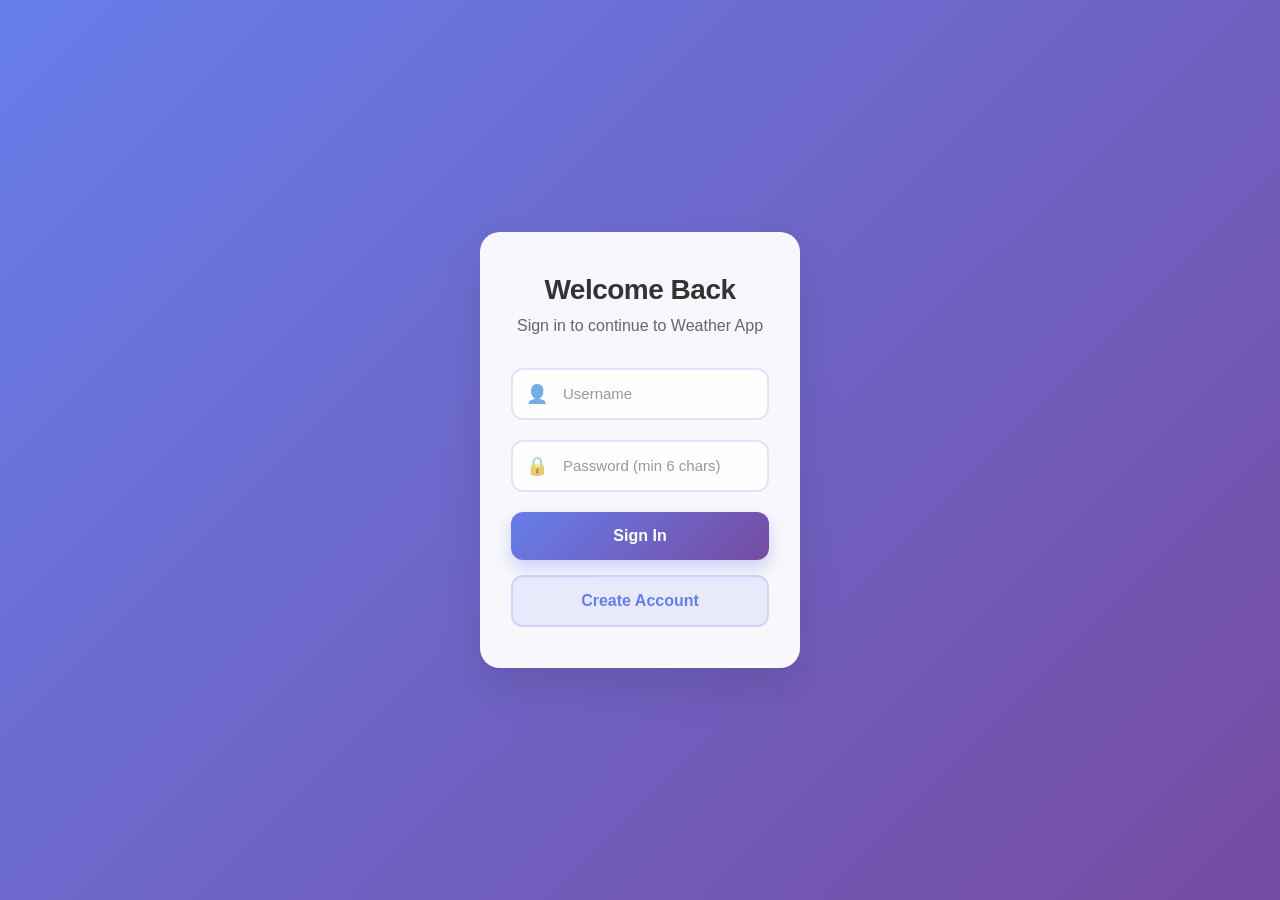
<file: index.html>
k<!DOCTYPE html>
<html lang="en">
<head>
    <meta charset="UTF-8">
    <meta name="viewport" content="width=device-width, initial-scale=1.0">
    <title>Weather App</title>
    <link rel="stylesheet" href="style.css">
</head>
<body>
    <div id="app">
        <!-- Header -->
        <header class="app-header">
            <div class="container">
                <h1 class="app-title">Weather App</h1>
                <div class="header-controls">
                    <button class="btn btn--secondary btn--sm unit-toggle" id="unitToggle">°C</button>
                    <button class="btn btn--outline btn--sm location-btn" id="locationBtn">
                        <span class="location-icon">📍</span>
                        Use My Location
                    </button>
                </div>
            </div>
        </header>

        <!-- Search Section -->
        <section class="search-section">
            <div class="container">
                <div class="search-container">
                    <div class="search-wrapper">
                        <input 
                            type="text" 
                            class="form-control search-input" 
                            id="searchInput"
                            placeholder="Search for a city..."
                            autocomplete="off"
                        >
                        <button class="search-btn" id="searchBtn">🔍</button>
                        <div class="suggestions-dropdown hidden" id="suggestionsDropdown">
                            <!-- Autocomplete suggestions will be populated here -->
                        </div>
                    </div>
                </div>
                
                <!-- Recent Searches -->
                <div class="recent-searches hidden" id="recentSearches">
                    <h3>Recent Searches</h3>
                    <div class="recent-cities" id="recentCities">
                        <!-- Recent cities will be populated here -->
                    </div>
                </div>
            </div>
        </section>

        <!-- Loading Spinner -->
        <div class="loading-spinner hidden" id="loadingSpinner">
            <div class="spinner"></div>
            <p>Loading weather data...</p>
        </div>

        <!-- Error Message -->
        <div class="error-message hidden" id="errorMessage">
            <div class="error-content">
                <h3>Oops! Something went wrong</h3>
                <p id="errorText">Unable to fetch weather data. Please try again.</p>
                <button class="btn btn--primary retry-btn" id="retryBtn">Retry</button>
            </div>
        </div>

        <!-- Weather Content -->
        <main class="weather-content" id="weatherContent">
            <div class="container">
                <!-- Current Weather Card -->
                <div class="weather-card current-weather" id="currentWeatherCard">
                    <div class="weather-card__header">
                        <div class="location-info">
                            <h2 class="city-name" id="cityName">London</h2>
                            <p class="location-details" id="locationDetails">United Kingdom</p>
                            <p class="local-time" id="localTime">Monday, 3:00 PM</p>
                        </div>
                    </div>
                    
                    <div class="weather-card__body">
                        <div class="current-temp-section">
                            <div class="temp-display">
                                <span class="current-temp" id="currentTemp">5°</span>
                                <div class="condition-info">
                                    <span class="weather-icon" id="weatherIcon">⛅</span>
                                    <span class="weather-condition" id="weatherCondition">Partly Cloudy</span>
                                </div>
                            </div>
                            <div class="feels-like">
                                <span>Feels like <span id="feelsLike">2°C</span></span>
                            </div>
                        </div>
                        
                        <div class="weather-details">
                            <div class="detail-grid">
                                <div class="detail-item">
                                    <span class="detail-label">Humidity</span>
                                    <span class="detail-value" id="humidity">72%</span>
                                </div>
                                <div class="detail-item">
                                    <span class="detail-label">Wind</span>
                                    <span class="detail-value" id="windSpeed">15 km/h</span>
                                </div>
                                <div class="detail-item">
                                    <span class="detail-label">Pressure</span>
                                    <span class="detail-value" id="pressure">1015 mb</span>
                                </div>
                                <div class="detail-item">
                                    <span class="detail-label">Visibility</span>
                                    <span class="detail-value" id="visibility">10 km</span>
                                </div>
                                <div class="detail-item">
                                    <span class="detail-label">UV Index</span>
                                    <span class="detail-value" id="uvIndex">1</span>
                                </div>
                                <div class="detail-item">
                                    <span class="detail-label">Air Quality</span>
                                    <span class="detail-value air-quality" id="airQuality">Good</span>
                                </div>
                            </div>
                        </div>
                    </div>
                </div>

                <!-- Tomorrow's Forecast Card -->
                <div class="weather-card forecast-weather" id="forecastCard">
                    <div class="weather-card__header">
                        <h3>Tomorrow's Forecast</h3>
                        <p class="forecast-date" id="forecastDate">Tuesday, Aug 12</p>
                    </div>
                    
                    <div class="weather-card__body">
                        <div class="forecast-content">
                            <div class="forecast-temp-section">
                                <div class="forecast-temps">
                                    <div class="temp-range">
                                        <span class="temp-high" id="tempHigh">8°</span>
                                        <span class="temp-low" id="tempLow">2°</span>
                                    </div>
                                    <div class="forecast-condition">
                                        <span class="forecast-icon" id="forecastIcon">🌧️</span>
                                        <span class="forecast-text" id="forecastCondition">Light Rain</span>
                                    </div>
                                </div>
                                <div class="precipitation">
                                    <span>Chance of rain: <span id="chanceOfRain">60%</span></span>
                                </div>
                            </div>
                            
                            <div class="forecast-details">
                                <div class="detail-grid">
                                    <div class="detail-item">
                                        <span class="detail-label">Sunrise</span>
                                        <span class="detail-value" id="sunrise">6:30 AM</span>
                                    </div>
                                    <div class="detail-item">
                                        <span class="detail-label">Sunset</span>
                                        <span class="detail-value" id="sunset">8:15 PM</span>
                                    </div>
                                    <div class="detail-item">
                                        <span class="detail-label">Max Wind</span>
                                        <span class="detail-value" id="maxWind">18 km/h</span>
                                    </div>
                                    <div class="detail-item">
                                        <span class="detail-label">Avg Humidity</span>
                                        <span class="detail-value" id="avgHumidity">68%</span>
                                    </div>
                                </div>
                            </div>
                        </div>
                    </div>
                </div>

                <!-- Weather Alerts -->
                <div class="weather-alerts hidden" id="weatherAlerts">
                    <div class="alert-card">
                        <div class="alert-header">
                            <span class="alert-icon">⚠️</span>
                            <h4>Weather Alert</h4>
                        </div>
                        <div class="alert-content" id="alertContent">
                            <!-- Alert content will be populated here -->
                        </div>
                    </div>
                </div>
            </div>
        </main>

        <!-- Footer -->
        <footer class="app-footer">
            <div class="container">
                <p>Powered by <a href="https://weatherapi.com" target="_blank" rel="noopener">WeatherAPI.com</a></p>
            </div>
        </footer>
    </div>

    <script src="app.js"></script>
    <script src="auth-check.js"></script>
</body>
</html>
</file>
<file: style.css>
:root {
  /* Primitive Color Tokens */
  --color-white: rgba(255, 255, 255, 1);
  --color-black: rgba(0, 0, 0, 1);
  --color-cream-50: rgba(252, 252, 249, 1);
  --color-cream-100: rgba(255, 255, 253, 1);
  --color-gray-200: rgba(245, 245, 245, 1);
  --color-gray-300: rgba(167, 169, 169, 1);
  --color-gray-400: rgba(119, 124, 124, 1);
  --color-slate-500: rgba(98, 108, 113, 1);
  --color-brown-600: rgba(94, 82, 64, 1);
  --color-charcoal-700: rgba(31, 33, 33, 1);
  --color-charcoal-800: rgba(38, 40, 40, 1);
  --color-slate-900: rgba(19, 52, 59, 1);
  --color-teal-300: rgba(50, 184, 198, 1);
  --color-teal-400: rgba(45, 166, 178, 1);
  --color-teal-500: rgba(33, 128, 141, 1);
  --color-teal-600: rgba(29, 116, 128, 1);
  --color-teal-700: rgba(26, 104, 115, 1);
  --color-teal-800: rgba(41, 150, 161, 1);
  --color-red-400: rgba(255, 84, 89, 1);
  --color-red-500: rgba(192, 21, 47, 1);
  --color-orange-400: rgba(230, 129, 97, 1);
  --color-orange-500: rgba(168, 75, 47, 1);

  /* RGB versions for opacity control */
  --color-brown-600-rgb: 94, 82, 64;
  --color-teal-500-rgb: 33, 128, 141;
  --color-slate-900-rgb: 19, 52, 59;
  --color-slate-500-rgb: 98, 108, 113;
  --color-red-500-rgb: 192, 21, 47;
  --color-red-400-rgb: 255, 84, 89;
  --color-orange-500-rgb: 168, 75, 47;
  --color-orange-400-rgb: 230, 129, 97;

  /* Background color tokens (Light Mode) */
  --color-bg-1: rgba(59, 130, 246, 0.08); /* Light blue */
  --color-bg-2: rgba(245, 158, 11, 0.08); /* Light yellow */
  --color-bg-3: rgba(34, 197, 94, 0.08); /* Light green */
  --color-bg-4: rgba(239, 68, 68, 0.08); /* Light red */
  --color-bg-5: rgba(147, 51, 234, 0.08); /* Light purple */
  --color-bg-6: rgba(249, 115, 22, 0.08); /* Light orange */
  --color-bg-7: rgba(236, 72, 153, 0.08); /* Light pink */
  --color-bg-8: rgba(6, 182, 212, 0.08); /* Light cyan */

  /* Semantic Color Tokens (Light Mode) */
  --color-background: var(--color-cream-50);
  --color-surface: var(--color-cream-100);
  --color-text: var(--color-slate-900);
  --color-text-secondary: var(--color-slate-500);
  --color-primary: var(--color-teal-500);
  --color-primary-hover: var(--color-teal-600);
  --color-primary-active: var(--color-teal-700);
  --color-secondary: rgba(var(--color-brown-600-rgb), 0.12);
  --color-secondary-hover: rgba(var(--color-brown-600-rgb), 0.2);
  --color-secondary-active: rgba(var(--color-brown-600-rgb), 0.25);
  --color-border: rgba(var(--color-brown-600-rgb), 0.2);
  --color-btn-primary-text: var(--color-cream-50);
  --color-card-border: rgba(var(--color-brown-600-rgb), 0.12);
  --color-card-border-inner: rgba(var(--color-brown-600-rgb), 0.12);
  --color-error: var(--color-red-500);
  --color-success: var(--color-teal-500);
  --color-warning: var(--color-orange-500);
  --color-info: var(--color-slate-500);
  --color-focus-ring: rgba(var(--color-teal-500-rgb), 0.4);
  --color-select-caret: rgba(var(--color-slate-900-rgb), 0.8);

  /* Common style patterns */
  --focus-ring: 0 0 0 3px var(--color-focus-ring);
  --focus-outline: 2px solid var(--color-primary);
  --status-bg-opacity: 0.15;
  --status-border-opacity: 0.25;
  --select-caret-light: url("data:image/svg+xml,%3Csvg xmlns='http://www.w3.org/2000/svg' width='16' height='16' viewBox='0 0 24 24' fill='none' stroke='%23134252' stroke-width='2' stroke-linecap='round' stroke-linejoin='round'%3E%3Cpolyline points='6 9 12 15 18 9'%3E%3C/polyline%3E%3C/svg%3E");
  --select-caret-dark: url("data:image/svg+xml,%3Csvg xmlns='http://www.w3.org/2000/svg' width='16' height='16' viewBox='0 0 24 24' fill='none' stroke='%23f5f5f5' stroke-width='2' stroke-linecap='round' stroke-linejoin='round'%3E%3Cpolyline points='6 9 12 15 18 9'%3E%3C/polyline%3E%3C/svg%3E");

  /* RGB versions for opacity control */
  --color-success-rgb: 33, 128, 141;
  --color-error-rgb: 192, 21, 47;
  --color-warning-rgb: 168, 75, 47;
  --color-info-rgb: 98, 108, 113;

  /* Typography */
  --font-family-base: "FKGroteskNeue", "Geist", "Inter", -apple-system,
    BlinkMacSystemFont, "Segoe UI", Roboto, sans-serif;
  --font-family-mono: "Berkeley Mono", ui-monospace, SFMono-Regular, Menlo,
    Monaco, Consolas, monospace;
  --font-size-xs: 11px;
  --font-size-sm: 12px;
  --font-size-base: 14px;
  --font-size-md: 14px;
  --font-size-lg: 16px;
  --font-size-xl: 18px;
  --font-size-2xl: 20px;
  --font-size-3xl: 24px;
  --font-size-4xl: 30px;
  --font-weight-normal: 400;
  --font-weight-medium: 500;
  --font-weight-semibold: 550;
  --font-weight-bold: 600;
  --line-height-tight: 1.2;
  --line-height-normal: 1.5;
  --letter-spacing-tight: -0.01em;

  /* Spacing */
  --space-0: 0;
  --space-1: 1px;
  --space-2: 2px;
  --space-4: 4px;
  --space-6: 6px;
  --space-8: 8px;
  --space-10: 10px;
  --space-12: 12px;
  --space-16: 16px;
  --space-20: 20px;
  --space-24: 24px;
  --space-32: 32px;

  /* Border Radius */
  --radius-sm: 6px;
  --radius-base: 8px;
  --radius-md: 10px;
  --radius-lg: 12px;
  --radius-full: 9999px;

  /* Shadows */
  --shadow-xs: 0 1px 2px rgba(0, 0, 0, 0.02);
  --shadow-sm: 0 1px 3px rgba(0, 0, 0, 0.04), 0 1px 2px rgba(0, 0, 0, 0.02);
  --shadow-md: 0 4px 6px -1px rgba(0, 0, 0, 0.04),
    0 2px 4px -1px rgba(0, 0, 0, 0.02);
  --shadow-lg: 0 10px 15px -3px rgba(0, 0, 0, 0.04),
    0 4px 6px -2px rgba(0, 0, 0, 0.02);
  --shadow-inset-sm: inset 0 1px 0 rgba(255, 255, 255, 0.15),
    inset 0 -1px 0 rgba(0, 0, 0, 0.03);

  /* Animation */
  --duration-fast: 150ms;
  --duration-normal: 250ms;
  --ease-standard: cubic-bezier(0.16, 1, 0.3, 1);

  /* Layout */
  --container-sm: 640px;
  --container-md: 768px;
  --container-lg: 1024px;
  --container-xl: 1280px;
}

/* Dark mode colors */
@media (prefers-color-scheme: dark) {
  :root {
    /* RGB versions for opacity control (Dark Mode) */
    --color-gray-400-rgb: 119, 124, 124;
    --color-teal-300-rgb: 50, 184, 198;
    --color-gray-300-rgb: 167, 169, 169;
    --color-gray-200-rgb: 245, 245, 245;

    /* Background color tokens (Dark Mode) */
    --color-bg-1: rgba(29, 78, 216, 0.15); /* Dark blue */
    --color-bg-2: rgba(180, 83, 9, 0.15); /* Dark yellow */
    --color-bg-3: rgba(21, 128, 61, 0.15); /* Dark green */
    --color-bg-4: rgba(185, 28, 28, 0.15); /* Dark red */
    --color-bg-5: rgba(107, 33, 168, 0.15); /* Dark purple */
    --color-bg-6: rgba(194, 65, 12, 0.15); /* Dark orange */
    --color-bg-7: rgba(190, 24, 93, 0.15); /* Dark pink */
    --color-bg-8: rgba(8, 145, 178, 0.15); /* Dark cyan */
    
    /* Semantic Color Tokens (Dark Mode) */
    --color-background: var(--color-charcoal-700);
    --color-surface: var(--color-charcoal-800);
    --color-text: var(--color-gray-200);
    --color-text-secondary: rgba(var(--color-gray-300-rgb), 0.7);
    --color-primary: var(--color-teal-300);
    --color-primary-hover: var(--color-teal-400);
    --color-primary-active: var(--color-teal-800);
    --color-secondary: rgba(var(--color-gray-400-rgb), 0.15);
    --color-secondary-hover: rgba(var(--color-gray-400-rgb), 0.25);
    --color-secondary-active: rgba(var(--color-gray-400-rgb), 0.3);
    --color-border: rgba(var(--color-gray-400-rgb), 0.3);
    --color-error: var(--color-red-400);
    --color-success: var(--color-teal-300);
    --color-warning: var(--color-orange-400);
    --color-info: var(--color-gray-300);
    --color-focus-ring: rgba(var(--color-teal-300-rgb), 0.4);
    --color-btn-primary-text: var(--color-slate-900);
    --color-card-border: rgba(var(--color-gray-400-rgb), 0.2);
    --color-card-border-inner: rgba(var(--color-gray-400-rgb), 0.15);
    --shadow-inset-sm: inset 0 1px 0 rgba(255, 255, 255, 0.1),
      inset 0 -1px 0 rgba(0, 0, 0, 0.15);
    --button-border-secondary: rgba(var(--color-gray-400-rgb), 0.2);
    --color-border-secondary: rgba(var(--color-gray-400-rgb), 0.2);
    --color-select-caret: rgba(var(--color-gray-200-rgb), 0.8);

    /* Common style patterns - updated for dark mode */
    --focus-ring: 0 0 0 3px var(--color-focus-ring);
    --focus-outline: 2px solid var(--color-primary);
    --status-bg-opacity: 0.15;
    --status-border-opacity: 0.25;
    --select-caret-light: url("data:image/svg+xml,%3Csvg xmlns='http://www.w3.org/2000/svg' width='16' height='16' viewBox='0 0 24 24' fill='none' stroke='%23134252' stroke-width='2' stroke-linecap='round' stroke-linejoin='round'%3E%3Cpolyline points='6 9 12 15 18 9'%3E%3C/polyline%3E%3C/svg%3E");
    --select-caret-dark: url("data:image/svg+xml,%3Csvg xmlns='http://www.w3.org/2000/svg' width='16' height='16' viewBox='0 0 24 24' fill='none' stroke='%23f5f5f5' stroke-width='2' stroke-linecap='round' stroke-linejoin='round'%3E%3Cpolyline points='6 9 12 15 18 9'%3E%3C/polyline%3E%3C/svg%3E");

    /* RGB versions for dark mode */
    --color-success-rgb: var(--color-teal-300-rgb);
    --color-error-rgb: var(--color-red-400-rgb);
    --color-warning-rgb: var(--color-orange-400-rgb);
    --color-info-rgb: var(--color-gray-300-rgb);
  }
}

/* Data attribute for manual theme switching */
[data-color-scheme="dark"] {
  /* RGB versions for opacity control (dark mode) */
  --color-gray-400-rgb: 119, 124, 124;
  --color-teal-300-rgb: 50, 184, 198;
  --color-gray-300-rgb: 167, 169, 169;
  --color-gray-200-rgb: 245, 245, 245;

  /* Colorful background palette - Dark Mode */
  --color-bg-1: rgba(29, 78, 216, 0.15); /* Dark blue */
  --color-bg-2: rgba(180, 83, 9, 0.15); /* Dark yellow */
  --color-bg-3: rgba(21, 128, 61, 0.15); /* Dark green */
  --color-bg-4: rgba(185, 28, 28, 0.15); /* Dark red */
  --color-bg-5: rgba(107, 33, 168, 0.15); /* Dark purple */
  --color-bg-6: rgba(194, 65, 12, 0.15); /* Dark orange */
  --color-bg-7: rgba(190, 24, 93, 0.15); /* Dark pink */
  --color-bg-8: rgba(8, 145, 178, 0.15); /* Dark cyan */
  
  /* Semantic Color Tokens (Dark Mode) */
  --color-background: var(--color-charcoal-700);
  --color-surface: var(--color-charcoal-800);
  --color-text: var(--color-gray-200);
  --color-text-secondary: rgba(var(--color-gray-300-rgb), 0.7);
  --color-primary: var(--color-teal-300);
  --color-primary-hover: var(--color-teal-400);
  --color-primary-active: var(--color-teal-800);
  --color-secondary: rgba(var(--color-gray-400-rgb), 0.15);
  --color-secondary-hover: rgba(var(--color-gray-400-rgb), 0.25);
  --color-secondary-active: rgba(var(--color-gray-400-rgb), 0.3);
  --color-border: rgba(var(--color-gray-400-rgb), 0.3);
  --color-error: var(--color-red-400);
  --color-success: var(--color-teal-300);
  --color-warning: var(--color-orange-400);
  --color-info: var(--color-gray-300);
  --color-focus-ring: rgba(var(--color-teal-300-rgb), 0.4);
  --color-btn-primary-text: var(--color-slate-900);
  --color-card-border: rgba(var(--color-gray-400-rgb), 0.15);
  --color-card-border-inner: rgba(var(--color-gray-400-rgb), 0.15);
  --shadow-inset-sm: inset 0 1px 0 rgba(255, 255, 255, 0.1),
    inset 0 -1px 0 rgba(0, 0, 0, 0.15);
  --color-border-secondary: rgba(var(--color-gray-400-rgb), 0.2);
  --color-select-caret: rgba(var(--color-gray-200-rgb), 0.8);

  /* Common style patterns - updated for dark mode */
  --focus-ring: 0 0 0 3px var(--color-focus-ring);
  --focus-outline: 2px solid var(--color-primary);
  --status-bg-opacity: 0.15;
  --status-border-opacity: 0.25;
  --select-caret-light: url("data:image/svg+xml,%3Csvg xmlns='http://www.w3.org/2000/svg' width='16' height='16' viewBox='0 0 24 24' fill='none' stroke='%23134252' stroke-width='2' stroke-linecap='round' stroke-linejoin='round'%3E%3Cpolyline points='6 9 12 15 18 9'%3E%3C/polyline%3E%3C/svg%3E");
  --select-caret-dark: url("data:image/svg+xml,%3Csvg xmlns='http://www.w3.org/2000/svg' width='16' height='16' viewBox='0 0 24 24' fill='none' stroke='%23f5f5f5' stroke-width='2' stroke-linecap='round' stroke-linejoin='round'%3E%3Cpolyline points='6 9 12 15 18 9'%3E%3C/polyline%3E%3C/svg%3E");

  /* RGB versions for dark mode */
  --color-success-rgb: var(--color-teal-300-rgb);
  --color-error-rgb: var(--color-red-400-rgb);
  --color-warning-rgb: var(--color-orange-400-rgb);
  --color-info-rgb: var(--color-gray-300-rgb);
}

[data-color-scheme="light"] {
  /* RGB versions for opacity control (light mode) */
  --color-brown-600-rgb: 94, 82, 64;
  --color-teal-500-rgb: 33, 128, 141;
  --color-slate-900-rgb: 19, 52, 59;
  
  /* Semantic Color Tokens (Light Mode) */
  --color-background: var(--color-cream-50);
  --color-surface: var(--color-cream-100);
  --color-text: var(--color-slate-900);
  --color-text-secondary: var(--color-slate-500);
  --color-primary: var(--color-teal-500);
  --color-primary-hover: var(--color-teal-600);
  --color-primary-active: var(--color-teal-700);
  --color-secondary: rgba(var(--color-brown-600-rgb), 0.12);
  --color-secondary-hover: rgba(var(--color-brown-600-rgb), 0.2);
  --color-secondary-active: rgba(var(--color-brown-600-rgb), 0.25);
  --color-border: rgba(var(--color-brown-600-rgb), 0.2);
  --color-btn-primary-text: var(--color-cream-50);
  --color-card-border: rgba(var(--color-brown-600-rgb), 0.12);
  --color-card-border-inner: rgba(var(--color-brown-600-rgb), 0.12);
  --color-error: var(--color-red-500);
  --color-success: var(--color-teal-500);
  --color-warning: var(--color-orange-500);
  --color-info: var(--color-slate-500);
  --color-focus-ring: rgba(var(--color-teal-500-rgb), 0.4);

  /* RGB versions for light mode */
  --color-success-rgb: var(--color-teal-500-rgb);
  --color-error-rgb: var(--color-red-500-rgb);
  --color-warning-rgb: var(--color-orange-500-rgb);
  --color-info-rgb: var(--color-slate-500-rgb);
}

/* Base styles */
html {
  font-size: var(--font-size-base);
  font-family: var(--font-family-base);
  line-height: var(--line-height-normal);
  color: var(--color-text);
  background-color: var(--color-background);
  -webkit-font-smoothing: antialiased;
  box-sizing: border-box;
}

body {
  margin: 0;
  padding: 0;
}

*,
*::before,
*::after {
  box-sizing: inherit;
}

/* Typography */
h1,
h2,
h3,
h4,
h5,
h6 {
  margin: 0;
  font-weight: var(--font-weight-semibold);
  line-height: var(--line-height-tight);
  color: var(--color-text);
  letter-spacing: var(--letter-spacing-tight);
}

h1 {
  font-size: var(--font-size-4xl);
}
h2 {
  font-size: var(--font-size-3xl);
}
h3 {
  font-size: var(--font-size-2xl);
}
h4 {
  font-size: var(--font-size-xl);
}
h5 {
  font-size: var(--font-size-lg);
}
h6 {
  font-size: var(--font-size-md);
}

p {
  margin: 0 0 var(--space-16) 0;
}

a {
  color: var(--color-primary);
  text-decoration: none;
  transition: color var(--duration-fast) var(--ease-standard);
}

a:hover {
  color: var(--color-primary-hover);
}

code,
pre {
  font-family: var(--font-family-mono);
  font-size: calc(var(--font-size-base) * 0.95);
  background-color: var(--color-secondary);
  border-radius: var(--radius-sm);
}

code {
  padding: var(--space-1) var(--space-4);
}

pre {
  padding: var(--space-16);
  margin: var(--space-16) 0;
  overflow: auto;
  border: 1px solid var(--color-border);
}

pre code {
  background: none;
  padding: 0;
}

/* Buttons */
.btn {
  display: inline-flex;
  align-items: center;
  justify-content: center;
  padding: var(--space-8) var(--space-16);
  border-radius: var(--radius-base);
  font-size: var(--font-size-base);
  font-weight: 500;
  line-height: 1.5;
  cursor: pointer;
  transition: all var(--duration-normal) var(--ease-standard);
  border: none;
  text-decoration: none;
  position: relative;
}

.btn:focus-visible {
  outline: none;
  box-shadow: var(--focus-ring);
}

.btn--primary {
  background: var(--color-primary);
  color: var(--color-btn-primary-text);
}

.btn--primary:hover {
  background: var(--color-primary-hover);
}

.btn--primary:active {
  background: var(--color-primary-active);
}

.btn--secondary {
  background: var(--color-secondary);
  color: var(--color-text);
}

.btn--secondary:hover {
  background: var(--color-secondary-hover);
}

.btn--secondary:active {
  background: var(--color-secondary-active);
}

.btn--outline {
  background: transparent;
  border: 1px solid var(--color-border);
  color: var(--color-text);
}

.btn--outline:hover {
  background: var(--color-secondary);
}

.btn--sm {
  padding: var(--space-4) var(--space-12);
  font-size: var(--font-size-sm);
  border-radius: var(--radius-sm);
}

.btn--lg {
  padding: var(--space-10) var(--space-20);
  font-size: var(--font-size-lg);
  border-radius: var(--radius-md);
}

.btn--full-width {
  width: 100%;
}

.btn:disabled {
  opacity: 0.5;
  cursor: not-allowed;
}

/* Form elements */
.form-control {
  display: block;
  width: 100%;
  padding: var(--space-8) var(--space-12);
  font-size: var(--font-size-md);
  line-height: 1.5;
  color: var(--color-text);
  background-color: var(--color-surface);
  border: 1px solid var(--color-border);
  border-radius: var(--radius-base);
  transition: border-color var(--duration-fast) var(--ease-standard),
    box-shadow var(--duration-fast) var(--ease-standard);
}

textarea.form-control {
  font-family: var(--font-family-base);
  font-size: var(--font-size-base);
}

select.form-control {
  padding: var(--space-8) var(--space-12);
  -webkit-appearance: none;
  -moz-appearance: none;
  appearance: none;
  background-image: var(--select-caret-light);
  background-repeat: no-repeat;
  background-position: right var(--space-12) center;
  background-size: 16px;
  padding-right: var(--space-32);
}

/* Add a dark mode specific caret */
@media (prefers-color-scheme: dark) {
  select.form-control {
    background-image: var(--select-caret-dark);
  }
}

/* Also handle data-color-scheme */
[data-color-scheme="dark"] select.form-control {
  background-image: var(--select-caret-dark);
}

[data-color-scheme="light"] select.form-control {
  background-image: var(--select-caret-light);
}

.form-control:focus {
  border-color: var(--color-primary);
  outline: var(--focus-outline);
}

.form-label {
  display: block;
  margin-bottom: var(--space-8);
  font-weight: var(--font-weight-medium);
  font-size: var(--font-size-sm);
}

.form-group {
  margin-bottom: var(--space-16);
}

/* Card component */
.card {
  background-color: var(--color-surface);
  border-radius: var(--radius-lg);
  border: 1px solid var(--color-card-border);
  box-shadow: var(--shadow-sm);
  overflow: hidden;
  transition: box-shadow var(--duration-normal) var(--ease-standard);
}

.card:hover {
  box-shadow: var(--shadow-md);
}

.card__body {
  padding: var(--space-16);
}

.card__header,
.card__footer {
  padding: var(--space-16);
  border-bottom: 1px solid var(--color-card-border-inner);
}

/* Status indicators - simplified with CSS variables */
.status {
  display: inline-flex;
  align-items: center;
  padding: var(--space-6) var(--space-12);
  border-radius: var(--radius-full);
  font-weight: var(--font-weight-medium);
  font-size: var(--font-size-sm);
}

.status--success {
  background-color: rgba(
    var(--color-success-rgb, 33, 128, 141),
    var(--status-bg-opacity)
  );
  color: var(--color-success);
  border: 1px solid
    rgba(var(--color-success-rgb, 33, 128, 141), var(--status-border-opacity));
}

.status--error {
  background-color: rgba(
    var(--color-error-rgb, 192, 21, 47),
    var(--status-bg-opacity)
  );
  color: var(--color-error);
  border: 1px solid
    rgba(var(--color-error-rgb, 192, 21, 47), var(--status-border-opacity));
}

.status--warning {
  background-color: rgba(
    var(--color-warning-rgb, 168, 75, 47),
    var(--status-bg-opacity)
  );
  color: var(--color-warning);
  border: 1px solid
    rgba(var(--color-warning-rgb, 168, 75, 47), var(--status-border-opacity));
}

.status--info {
  background-color: rgba(
    var(--color-info-rgb, 98, 108, 113),
    var(--status-bg-opacity)
  );
  color: var(--color-info);
  border: 1px solid
    rgba(var(--color-info-rgb, 98, 108, 113), var(--status-border-opacity));
}

/* Container layout */
.container {
  width: 100%;
  margin-right: auto;
  margin-left: auto;
  padding-right: var(--space-16);
  padding-left: var(--space-16);
}

@media (min-width: 640px) {
  .container {
    max-width: var(--container-sm);
  }
}
@media (min-width: 768px) {
  .container {
    max-width: var(--container-md);
  }
}
@media (min-width: 1024px) {
  .container {
    max-width: var(--container-lg);
  }
}
@media (min-width: 1280px) {
  .container {
    max-width: var(--container-xl);
  }
}

/* Utility classes */
.flex {
  display: flex;
}
.flex-col {
  flex-direction: column;
}
.items-center {
  align-items: center;
}
.justify-center {
  justify-content: center;
}
.justify-between {
  justify-content: space-between;
}
.gap-4 {
  gap: var(--space-4);
}
.gap-8 {
  gap: var(--space-8);
}
.gap-16 {
  gap: var(--space-16);
}

.m-0 {
  margin: 0;
}
.mt-8 {
  margin-top: var(--space-8);
}
.mb-8 {
  margin-bottom: var(--space-8);
}
.mx-8 {
  margin-left: var(--space-8);
  margin-right: var(--space-8);
}
.my-8 {
  margin-top: var(--space-8);
  margin-bottom: var(--space-8);
}

.p-0 {
  padding: 0;
}
.py-8 {
  padding-top: var(--space-8);
  padding-bottom: var(--space-8);
}
.px-8 {
  padding-left: var(--space-8);
  padding-right: var(--space-8);
}
.py-16 {
  padding-top: var(--space-16);
  padding-bottom: var(--space-16);
}
.px-16 {
  padding-left: var(--space-16);
  padding-right: var(--space-16);
}

.block {
  display: block;
}
.hidden {
  display: none;
}

/* Accessibility */
.sr-only {
  position: absolute;
  width: 1px;
  height: 1px;
  padding: 0;
  margin: -1px;
  overflow: hidden;
  clip: rect(0, 0, 0, 0);
  white-space: nowrap;
  border-width: 0;
}

:focus-visible {
  outline: var(--focus-outline);
  outline-offset: 2px;
}

/* Dark mode specifics */
[data-color-scheme="dark"] .btn--outline {
  border: 1px solid var(--color-border-secondary);
}

@font-face {
  font-family: 'FKGroteskNeue';
  src: url('https://r2cdn.perplexity.ai/fonts/FKGroteskNeue.woff2')
    format('woff2');
}

/* END PERPLEXITY DESIGN SYSTEM */
/* Weather App Specific Styles */

/* App Layout */
#app {
  min-height: 100vh;
  display: flex;
  flex-direction: column;
  background: var(--color-background);
  transition: all var(--duration-normal) var(--ease-standard);
}

/* Weather Theme Backgrounds */
.weather-theme-sunny {
  background: linear-gradient(135deg, #FFD700 0%, #FFA500 100%);
  color: var(--color-slate-900);
}

.weather-theme-cloudy {
  background: linear-gradient(135deg, var(--color-bg-1) 0%, var(--color-bg-8) 100%);
}

.weather-theme-rainy {
  background: linear-gradient(135deg, var(--color-bg-1) 0%, var(--color-bg-4) 100%);
}

.weather-theme-night {
  background: linear-gradient(135deg, var(--color-slate-900) 0%, var(--color-charcoal-800) 100%);
}

/* Header */
.app-header {
  background: var(--color-surface);
  border-bottom: 1px solid var(--color-border);
  padding: var(--space-16) 0;
  position: sticky;
  top: 0;
  z-index: 100;
  box-shadow: var(--shadow-sm);
}

.app-header .container {
  display: flex;
  justify-content: space-between;
  align-items: center;
  flex-wrap: wrap;
  gap: var(--space-16);
}

.app-title {
  font-size: var(--font-size-2xl);
  font-weight: var(--font-weight-bold);
  color: var(--color-primary);
  margin: 0;
}

.header-controls {
  display: flex;
  align-items: center;
  gap: var(--space-12);
}

.unit-toggle {
  min-width: 48px;
  font-weight: var(--font-weight-semibold);
}

.location-btn {
  display: flex;
  align-items: center;
  gap: var(--space-8);
  white-space: nowrap;
}

.location-icon {
  font-size: var(--font-size-lg);
}

/* Search Section */
.search-section {
  padding: var(--space-24) 0;
  background: var(--color-surface);
  border-bottom: 1px solid var(--color-border);
}

.search-container {
  position: relative;
  max-width: 600px;
  margin: 0 auto;
}

.search-wrapper {
  position: relative;
}

.search-input {
  width: 100%;
  padding: var(--space-12) var(--space-16);
  padding-right: 50px;
  font-size: var(--font-size-lg);
  border-radius: var(--radius-full);
  border: 2px solid var(--color-border);
  transition: all var(--duration-fast) var(--ease-standard);
}

.search-input:focus {
  border-color: var(--color-primary);
  box-shadow: var(--focus-ring);
}

.search-btn {
  position: absolute;
  right: var(--space-8);
  top: 50%;
  transform: translateY(-50%);
  background: var(--color-primary);
  border: none;
  border-radius: 50%;
  width: 36px;
  height: 36px;
  display: flex;
  align-items: center;
  justify-content: center;
  font-size: var(--font-size-lg);
  cursor: pointer;
  transition: all var(--duration-fast) var(--ease-standard);
}

.search-btn:hover {
  background: var(--color-primary-hover);
  transform: translateY(-50%) scale(1.05);
}

/* Suggestions Dropdown */
.suggestions-dropdown {
  position: absolute;
  top: 100%;
  left: 0;
  right: 0;
  background: var(--color-surface);
  border: 1px solid var(--color-border);
  border-radius: var(--radius-md);
  box-shadow: var(--shadow-lg);
  max-height: 200px;
  overflow-y: auto;
  z-index: 50;
  margin-top: var(--space-4);
}

.suggestion-item {
  padding: var(--space-12) var(--space-16);
  cursor: pointer;
  transition: background-color var(--duration-fast) var(--ease-standard);
  border-bottom: 1px solid var(--color-card-border);
}

.suggestion-item:last-child {
  border-bottom: none;
}

.suggestion-item:hover {
  background: var(--color-secondary);
}

.suggestion-item strong {
  color: var(--color-primary);
}

/* Recent Searches */
.recent-searches {
  margin-top: var(--space-24);
  text-align: center;
}

.recent-searches h3 {
  font-size: var(--font-size-lg);
  margin-bottom: var(--space-12);
  color: var(--color-text-secondary);
}

.recent-cities {
  display: flex;
  flex-wrap: wrap;
  justify-content: center;
  gap: var(--space-8);
}

.recent-city {
  background: var(--color-secondary);
  border: 1px solid var(--color-border);
  border-radius: var(--radius-full);
  padding: var(--space-6) var(--space-12);
  cursor: pointer;
  transition: all var(--duration-fast) var(--ease-standard);
  font-size: var(--font-size-sm);
}

.recent-city:hover {
  background: var(--color-primary);
  color: var(--color-btn-primary-text);
}

/* Loading Spinner */
.loading-spinner {
  display: flex;
  flex-direction: column;
  align-items: center;
  justify-content: center;
  padding: var(--space-32);
  color: var(--color-text-secondary);
}

.spinner {
  width: 40px;
  height: 40px;
  border: 4px solid var(--color-border);
  border-top: 4px solid var(--color-primary);
  border-radius: 50%;
  animation: spin 1s linear infinite;
  margin-bottom: var(--space-16);
}

@keyframes spin {
  0% { transform: rotate(0deg); }
  100% { transform: rotate(360deg); }
}

/* Error Message */
.error-message {
  display: flex;
  align-items: center;
  justify-content: center;
  padding: var(--space-32);
}

.error-content {
  text-align: center;
  max-width: 400px;
  background: var(--color-surface);
  padding: var(--space-24);
  border-radius: var(--radius-lg);
  border: 1px solid var(--color-border);
  box-shadow: var(--shadow-md);
}

.error-content h3 {
  color: var(--color-error);
  margin-bottom: var(--space-12);
}

.error-content p {
  color: var(--color-text-secondary);
  margin-bottom: var(--space-20);
}

.retry-btn {
  margin-top: var(--space-12);
}

/* Weather Content */
.weather-content {
  flex: 1;
  padding: var(--space-24) 0;
}

/* Weather Cards */
.weather-card {
  background: var(--color-surface);
  border-radius: var(--radius-lg);
  border: 1px solid var(--color-card-border);
  box-shadow: var(--shadow-md);
  margin-bottom: var(--space-24);
  overflow: hidden;
  transition: all var(--duration-normal) var(--ease-standard);
}

.weather-card:hover {
  transform: translateY(-2px);
  box-shadow: var(--shadow-lg);
}

.weather-card__header {
  background: var(--color-bg-1);
  padding: var(--space-20);
  border-bottom: 1px solid var(--color-card-border);
}

.weather-card__header h2,
.weather-card__header h3 {
  margin: 0;
  color: var(--color-text);
}

.location-info .city-name {
  font-size: var(--font-size-3xl);
  font-weight: var(--font-weight-bold);
  margin-bottom: var(--space-4);
}

.location-details {
  color: var(--color-text-secondary);
  font-size: var(--font-size-md);
  margin: 0;
}

.local-time {
  color: var(--color-text-secondary);
  font-size: var(--font-size-sm);
  margin: var(--space-4) 0 0 0;
}

.forecast-date {
  color: var(--color-text-secondary);
  font-size: var(--font-size-sm);
  margin: var(--space-4) 0 0 0;
}

.weather-card__body {
  padding: var(--space-24);
}

/* Current Weather Display */
.current-temp-section {
  margin-bottom: var(--space-24);
}

.temp-display {
  display: flex;
  align-items: center;
  justify-content: space-between;
  margin-bottom: var(--space-12);
  flex-wrap: wrap;
  gap: var(--space-16);
}

.current-temp {
  font-size: 4rem;
  font-weight: var(--font-weight-bold);
  color: var(--color-primary);
  line-height: 1;
}

.condition-info {
  display: flex;
  flex-direction: column;
  align-items: center;
  text-align: center;
}

.weather-icon {
  font-size: 3rem;
  margin-bottom: var(--space-8);
}

.weather-condition {
  font-size: var(--font-size-lg);
  font-weight: var(--font-weight-medium);
  color: var(--color-text);
}

.feels-like {
  color: var(--color-text-secondary);
  font-size: var(--font-size-md);
}

/* Weather Details Grid */
.weather-details {
  background: var(--color-bg-2);
  border-radius: var(--radius-md);
  padding: var(--space-20);
}

.detail-grid {
  display: grid;
  grid-template-columns: repeat(auto-fit, minmax(140px, 1fr));
  gap: var(--space-16);
}

.detail-item {
  display: flex;
  flex-direction: column;
  align-items: center;
  text-align: center;
}

.detail-label {
  font-size: var(--font-size-sm);
  color: var(--color-text-secondary);
  margin-bottom: var(--space-4);
}

.detail-value {
  font-size: var(--font-size-lg);
  font-weight: var(--font-weight-semibold);
  color: var(--color-text);
}

.air-quality {
  padding: var(--space-4) var(--space-8);
  border-radius: var(--radius-sm);
  font-size: var(--font-size-sm);
}

.air-quality.good {
  background: rgba(var(--color-success-rgb), 0.2);
  color: var(--color-success);
}

.air-quality.moderate {
  background: rgba(var(--color-warning-rgb), 0.2);
  color: var(--color-warning);
}

.air-quality.poor {
  background: rgba(var(--color-error-rgb), 0.2);
  color: var(--color-error);
}

/* Forecast Weather */
.forecast-content {
  display: flex;
  flex-direction: column;
  gap: var(--space-20);
}

.forecast-temp-section {
  margin-bottom: var(--space-16);
}

.forecast-temps {
  display: flex;
  align-items: center;
  justify-content: space-between;
  margin-bottom: var(--space-12);
  flex-wrap: wrap;
  gap: var(--space-16);
}

.temp-range {
  display: flex;
  align-items: center;
  gap: var(--space-12);
}

.temp-high {
  font-size: var(--font-size-3xl);
  font-weight: var(--font-weight-bold);
  color: var(--color-primary);
}

.temp-low {
  font-size: var(--font-size-xl);
  font-weight: var(--font-weight-medium);
  color: var(--color-text-secondary);
}

.forecast-condition {
  display: flex;
  flex-direction: column;
  align-items: center;
  text-align: center;
}

.forecast-icon {
  font-size: 2.5rem;
  margin-bottom: var(--space-8);
}

.forecast-text {
  font-size: var(--font-size-lg);
  font-weight: var(--font-weight-medium);
  color: var(--color-text);
}

.precipitation {
  color: var(--color-text-secondary);
  font-size: var(--font-size-md);
}

.forecast-details {
  background: var(--color-bg-3);
  border-radius: var(--radius-md);
  padding: var(--space-20);
}

/* Weather Alerts */
.weather-alerts {
  margin-bottom: var(--space-24);
}

.alert-card {
  background: rgba(var(--color-warning-rgb), 0.1);
  border: 1px solid rgba(var(--color-warning-rgb), 0.3);
  border-radius: var(--radius-md);
  padding: var(--space-16);
}

.alert-header {
  display: flex;
  align-items: center;
  gap: var(--space-8);
  margin-bottom: var(--space-12);
}

.alert-icon {
  font-size: var(--font-size-xl);
}

.alert-header h4 {
  color: var(--color-warning);
  margin: 0;
}

.alert-content {
  color: var(--color-text);
  font-size: var(--font-size-md);
}

/* Footer */
.app-footer {
  background: var(--color-surface);
  border-top: 1px solid var(--color-border);
  padding: var(--space-16) 0;
  text-align: center;
  margin-top: auto;
}

.app-footer p {
  margin: 0;
  color: var(--color-text-secondary);
  font-size: var(--font-size-sm);
}

.app-footer a {
  color: var(--color-primary);
  font-weight: var(--font-weight-medium);
}

/* Responsive Design */
@media (max-width: 768px) {
  .app-header .container {
    flex-direction: column;
    align-items: stretch;
    gap: var(--space-12);
  }

  .header-controls {
    justify-content: center;
  }

  .location-btn {
    flex: 1;
    justify-content: center;
  }

  .temp-display {
    flex-direction: column;
    text-align: center;
  }

  .current-temp {
    font-size: 3rem;
  }

  .weather-icon {
    font-size: 2.5rem;
  }

  .forecast-temps {
    flex-direction: column;
    text-align: center;
    gap: var(--space-12);
  }

  .detail-grid {
    grid-template-columns: repeat(2, 1fr);
    gap: var(--space-12);
  }

  .search-input {
    font-size: var(--font-size-md);
  }
}

@media (max-width: 480px) {
  .container {
    padding-left: var(--space-12);
    padding-right: var(--space-12);
  }

  .weather-card__body {
    padding: var(--space-16);
  }

  .weather-card__header {
    padding: var(--space-16);
  }

  .current-temp {
    font-size: 2.5rem;
  }

  .weather-icon,
  .forecast-icon {
    font-size: 2rem;
  }

  .detail-grid {
    grid-template-columns: 1fr;
  }

  .app-title {
    font-size: var(--font-size-xl);
    text-align: center;
  }
}

/* Animations and Transitions */
.fade-in {
  animation: fadeIn 0.5s ease-in-out;
}

.slide-up {
  animation: slideUp 0.5s ease-out;
}

@keyframes fadeIn {
  from { opacity: 0; }
  to { opacity: 1; }
}

@keyframes slideUp {
  from {
    opacity: 0;
    transform: translateY(20px);
  }
  to {
    opacity: 1;
    transform: translateY(0);
  }
}

/* Unit toggle animation */
.unit-toggle.switching {
  transform: scale(0.9);
  transition: transform var(--duration-fast) var(--ease-standard);
}

/* Weather card theme transitions */
.weather-card.theme-transition {
  transition: all var(--duration-normal) var(--ease-standard);
}

/* Hidden utility */
.hidden {
  display: none !important;
}

/* Show utility */
.show {
  display: block !important;
}

/* Flex show utility */
.flex-show {
  display: flex !important;
}
</file>
<file: auth.css>
.auth-body {
    margin: 0;
    padding: 0;
    font-family: var(--font-family-base, -apple-system, BlinkMacSystemFont, 'Segoe UI', Roboto, sans-serif);
    background: linear-gradient(135deg, #667eea 0%, #764ba2 100%);
    min-height: 100vh;
    display: flex;
    align-items: center;
    justify-content: center;
}

.auth-app {
    width: 100%;
    max-width: 400px;
    margin: 0 auto;
    padding: 20px;
    position: relative;
    min-height: 100vh;
    display: flex;
    align-items: center;
    justify-content: center;
}

.auth-screen {
    position: absolute;
    top: 0;
    left: 0;
    right: 0;
    bottom: 0;
    display: flex;
    align-items: center;
    justify-content: center;
    opacity: 0;
    visibility: hidden;
    transform: translateX(20px);
    transition: all 0.3s ease-in-out;
}

.auth-screen.active {
    opacity: 1;
    visibility: visible;
    transform: translateX(0);
    position: relative;
}

.auth-container {
    width: 100%;
    padding: 20px;
}

.auth-card {
    background: rgba(255, 255, 255, 0.95);
    backdrop-filter: blur(10px);
    border-radius: 20px;
    padding: 40px 30px;
    box-shadow: 0 20px 40px rgba(0, 0, 0, 0.1);
    border: 1px solid rgba(255, 255, 255, 0.2);
    text-align: center;
}

.auth-title {
    font-size: 28px;
    font-weight: 600;
    color: #333;
    margin: 0 0 8px 0;
    letter-spacing: -0.5px;
}

.auth-subtitle {
    color: #666;
    font-size: 16px;
    margin: 0 0 30px 0;
    font-weight: 400;
}

.auth-form {
    width: 100%;
}

.input-group {
    position: relative;
    margin-bottom: 20px;
}

.input-icon {
    position: absolute;
    left: 15px;
    top: 50%;
    transform: translateY(-50%);
    font-size: 18px;
    opacity: 0.6;
    z-index: 2;
}

.auth-input {
    width: 100%;
    padding: 15px 15px 15px 50px;
    border: 2px solid rgba(102, 126, 234, 0.2);
    border-radius: 12px;
    font-size: 16px;
    background: rgba(255, 255, 255, 0.9);
    transition: all 0.3s ease;
    box-sizing: border-box;
}

.auth-input:focus {
    outline: none;
    border-color: #667eea;
    background: rgba(255, 255, 255, 1);
    box-shadow: 0 0 0 4px rgba(102, 126, 234, 0.1);
}

.auth-input::placeholder {
    color: #999;
    font-size: 15px;
}

.auth-btn {
    width: 100%;
    padding: 15px;
    border: none;
    border-radius: 12px;
    font-size: 16px;
    font-weight: 600;
    cursor: pointer;
    transition: all 0.3s ease;
    margin-bottom: 15px;
    position: relative;
    overflow: hidden;
}

.auth-btn:last-child {
    margin-bottom: 0;
}

.auth-btn--primary {
    background: linear-gradient(135deg, #667eea 0%, #764ba2 100%);
    color: white;
    box-shadow: 0 8px 16px rgba(102, 126, 234, 0.3);
}

.auth-btn--primary:hover {
    transform: translateY(-2px);
    box-shadow: 0 12px 24px rgba(102, 126, 234, 0.4);
}

.auth-btn--primary:active {
    transform: translateY(0);
}

.auth-btn--secondary {
    background: rgba(102, 126, 234, 0.1);
    color: #667eea;
    border: 2px solid rgba(102, 126, 234, 0.2);
}

.auth-btn--secondary:hover {
    background: rgba(102, 126, 234, 0.15);
    border-color: rgba(102, 126, 234, 0.3);
}

/* loading Screen */
.auth-loading {
    background: rgba(255, 255, 255, 0.95);
    backdrop-filter: blur(10px);
}

.loading-content {
    text-align: center;
    color: #667eea;
}

.auth-spinner {
    width: 40px;
    height: 40px;
    border: 4px solid rgba(102, 126, 234, 0.2);
    border-top: 4px solid #667eea;
    border-radius: 50%;
    animation: spin 1s linear infinite;
    margin: 0 auto 20px auto;
}

@keyframes spin {
    0% { transform: rotate(0deg); }
    100% { transform: rotate(360deg); }
}

/* Error states */
.auth-input.error {
    border-color: #ff4757;
    background: rgba(255, 71, 87, 0.05);
}

.error-message {
    color: #ff4757;
    font-size: 14px;
    margin-top: 8px;
    text-align: left;
    padding-left: 15px;
}

/* success states */
.auth-input.success {
    border-color: #2ed573;
    background: rgba(46, 213, 115, 0.05);
}

.success-message {
    color: #2ed573;
    font-size: 14px;
    margin-top: 8px;
    text-align: center;
}

@media (max-width: 480px) {
    .auth-app {
        padding: 15px;
        min-height: 100vh;
    }

    .auth-card {
        padding: 30px 25px;
        border-radius: 16px;
    }

    .auth-title {
        font-size: 24px;
    }

    .auth-subtitle {
        font-size: 15px;
    }

    .auth-input {
        padding: 12px 12px 12px 45px;
        font-size: 16px;
    }

    .input-icon {
        left: 12px;
        font-size: 16px;
    }

    .auth-btn {
        padding: 12px;
        font-size: 15px;
    }
}

/* dark mode support */
@media (prefers-color-scheme: dark) {
    .auth-card {
        background: rgba(40, 44, 52, 0.95);
        border: 1px solid rgba(255, 255, 255, 0.1);
    }

    .auth-title {
        color: #fff;
    }

    .auth-subtitle {
        color: #aaa;
    }

    .auth-input {
        background: rgba(60, 64, 72, 0.9);
        color: #fff;
        border: 2px solid rgba(255, 255, 255, 0.1);
    }

    .auth-input:focus {
        background: rgba(60, 64, 72, 1);
        border-color: #667eea;
    }

    .auth-input::placeholder {
        color: #888;
    }

    .auth-btn--secondary {
        background: rgba(102, 126, 234, 0.15);
        color: #8ea5f0;
        border: 2px solid rgba(102, 126, 234, 0.3);
    }

    .loading-content {
        color: #fff;
    }
}

.auth-screen.slide-left {
    transform: translateX(-100%);
}

.auth-screen.slide-right {
    transform: translateX(100%);
}

.auth-btn.loading {
    position: relative;
    color: transparent;
}

.auth-btn.loading::after {
    content: '';
    position: absolute;
    top: 50%;
    left: 50%;
    width: 16px;
    height: 16px;
    margin: -8px 0 0 -8px;
    border: 2px solid currentColor;
    border-top-color: transparent;
    border-radius: 50%;
    animation: spin 0.8s linear infinite;
}

.auth-btn--primary.loading::after {
    border-color: white;
    border-top-color: transparent;
}
</file>
